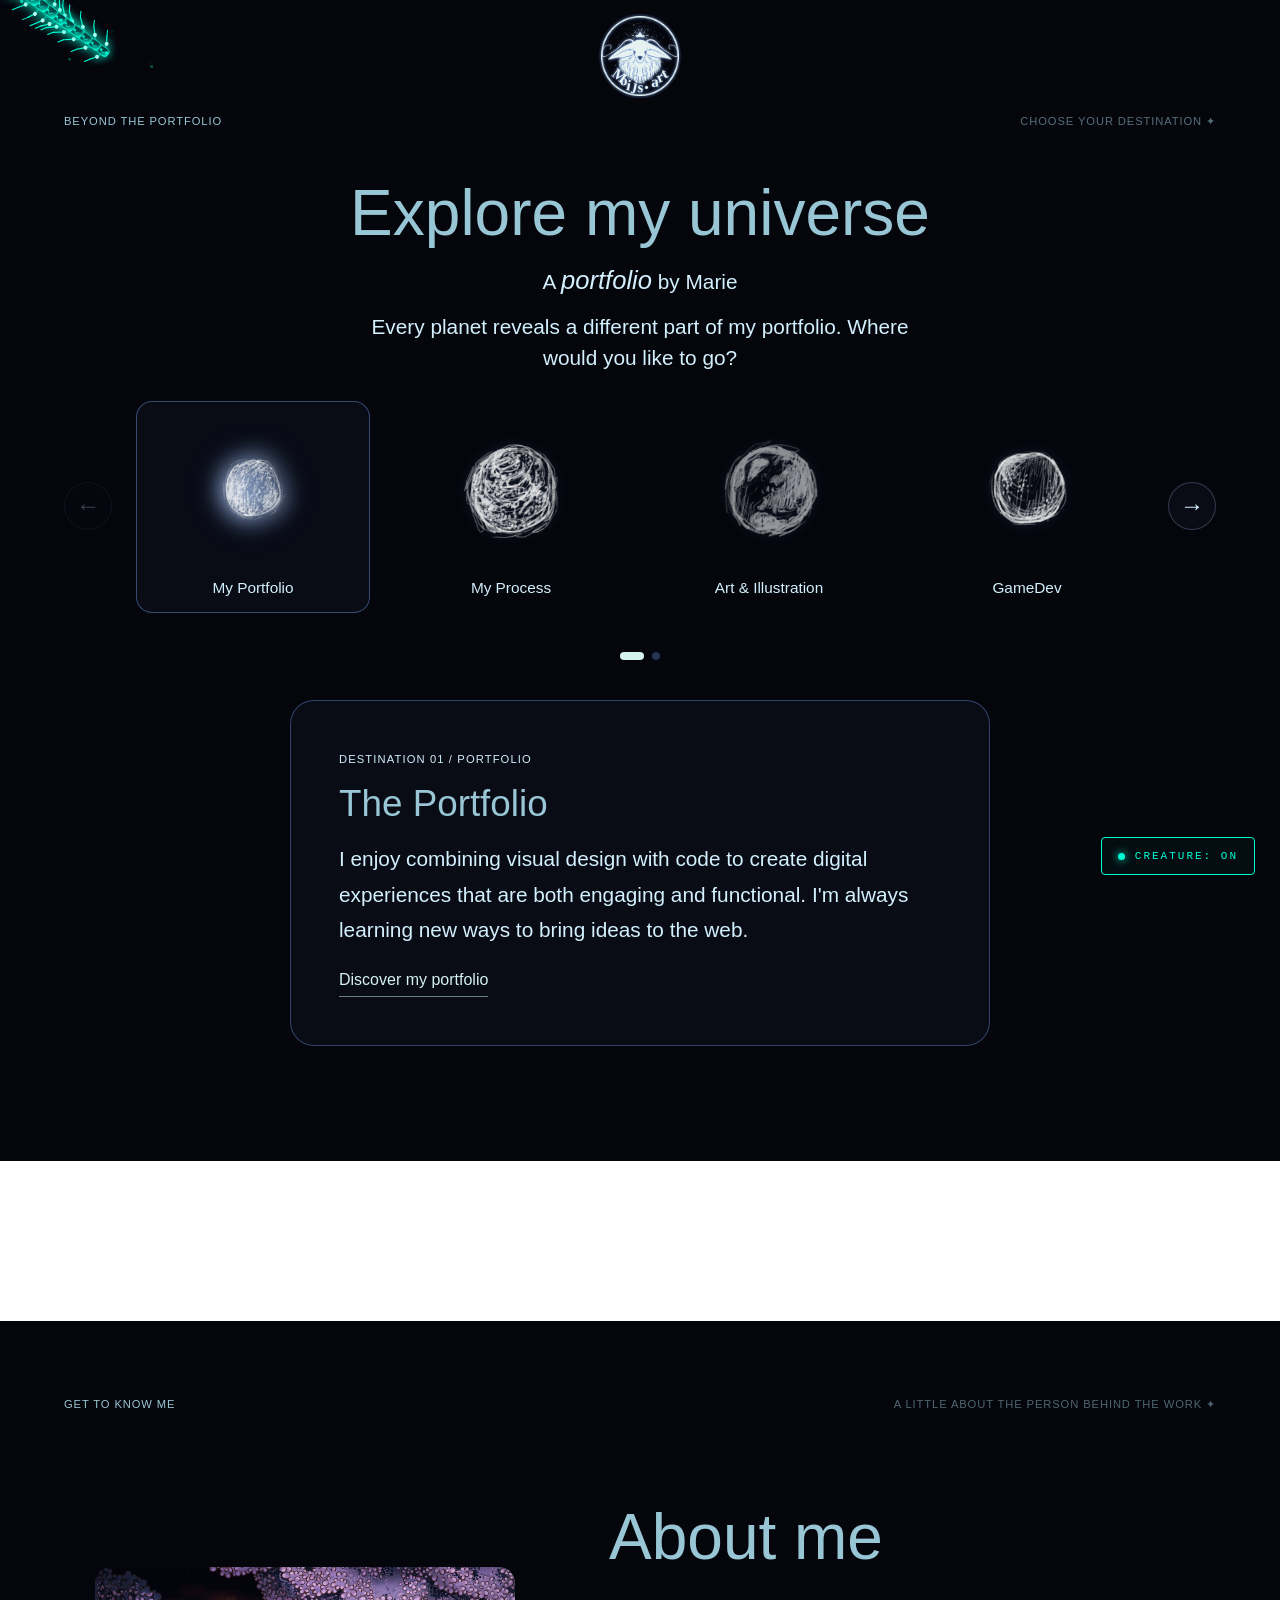
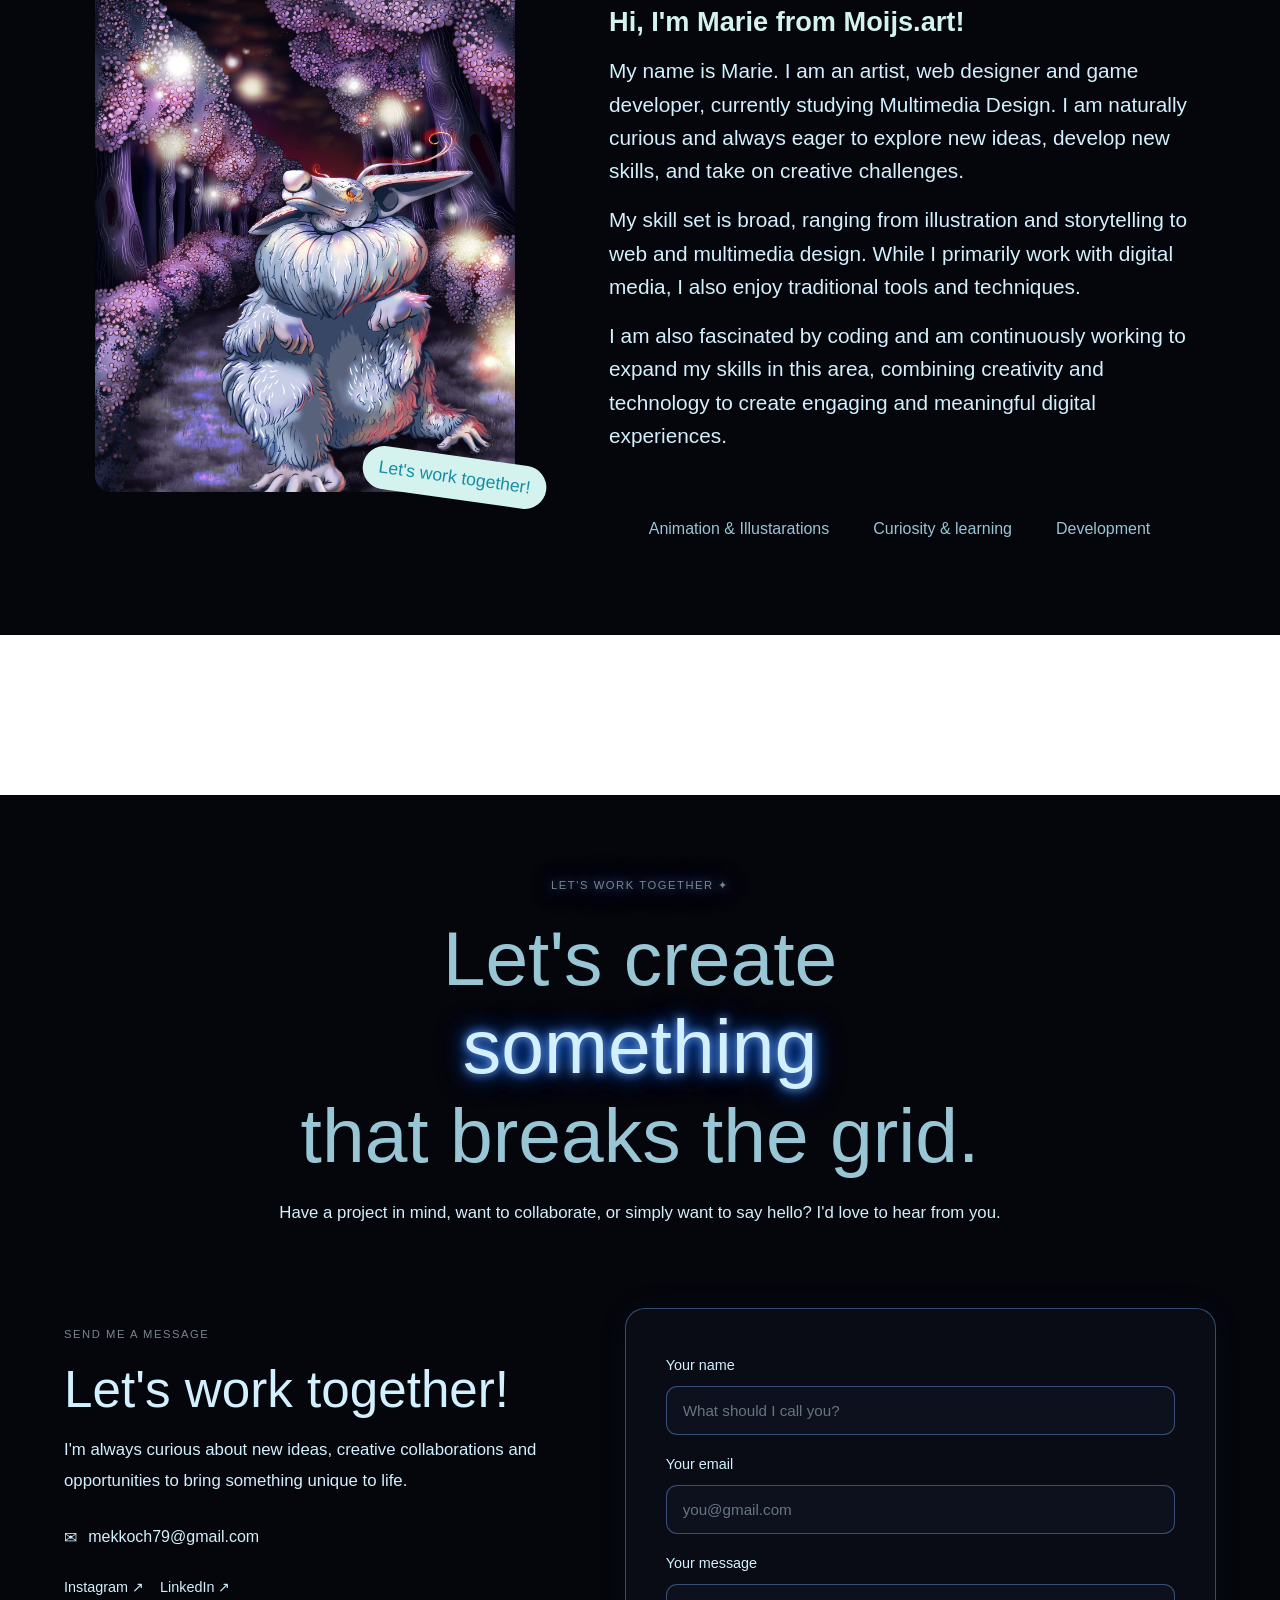
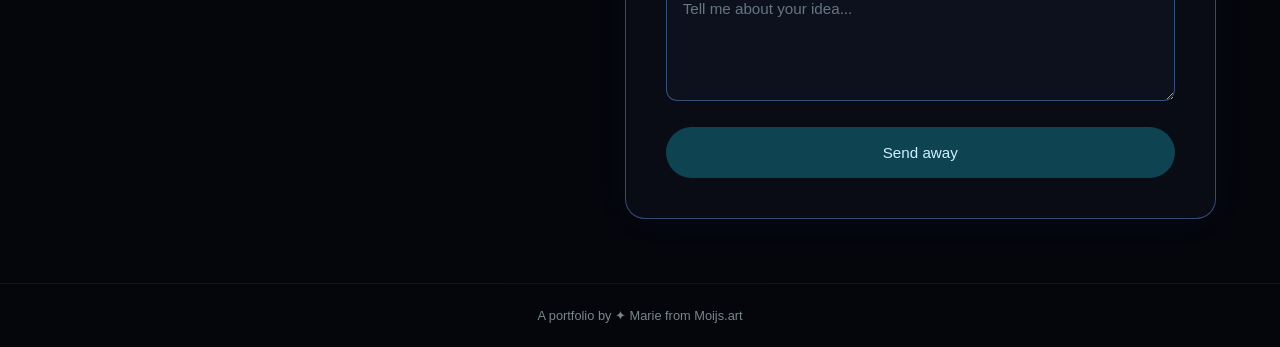
<file: index.html>
<!DOCTYPE html>
<html lang="en">

<head>
  <meta charset="UTF-8">
  <meta name="viewport" content="width=device-width, initial-scale=1.0">

  <title>Moijs.art</title>

  <link rel="icon" type="image/svg" href="assets/moijs.art%20logo%202.svg">
  <link rel="stylesheet" href="styleindex.css">
  <link rel="stylesheet" href="style.css">

</head>
<body>

<canvas id="centipede"></canvas>
<button id="toggleCentipede">
  <span class="status-dot"></span>
  <span class="toggle-label">CREATURE: ON</span>
</button>

<section class="nav">

  <button
          class="planet-button planet1"
          id="menuToggle"
          aria-label="Åbn menu"
          aria-expanded="false"
          aria-controls="navMenu"
  >
    <img src="assets/moijs.art%20logo%202.svg" alt="">
  </button>

  <nav class="nav-menu" id="navMenu" aria-hidden="true">
    <a href="index.html" class="nav-item item-1">
      <span>Home</span>
    </a>

    <a href="portfolio.html" class="nav-item item-2">
      <span>Portfolio</span>
    </a>

    <a href="#about" class="nav-item item-3">
      <span>About</span>
    </a>

    <a href="gamedev.html" class="nav-item item-4">
      <span>Art & Illustations</span>
    </a>

    <a href="#contact" class="nav-item item-5">
      <span>Contact</span>
    </a>
  </nav>
</section>

<!-- Explore my universe -->

<section class="universe" id="universe">

  <div class="universe-header">
    <span>Beyond the portfolio</span>
    <span>Choose your destination ✦</span>
  </div>

  <h2>Explore my universe</h2>

  <p class="universe-intro">A <span>portfolio</span> by Marie</p>

  <p class="universe-intro">
    Every planet reveals a different part of my portfolio.
    Where would you like to go?
  </p>

  <div class="universe-carousel">

    <button class="universe-arrow universe-prev"
            type="button"
            aria-label="Previous planets"
            disabled>
      &#8592;
    </button>

    <div class="universe-viewport">
      <div class="universe-track" id="universeTrack">

        <!-- PAGE 1 -->
        <div class="universe-page">
          <button class="universe-planet active"
                  type="button"
                  data-topic="web"
                  aria-pressed="true">
            <img src="assets/planet%20makur.svg" alt="portfolio planet">
            <span>My Portfolio</span>
          </button>

          <button class="universe-planet"
                  type="button"
                  data-topic="process"
                  aria-pressed="false">
            <img src="assets/planet%20venus.svg" alt="process planet">
            <span>My Process</span>
          </button>

          <button class="universe-planet"
                  type="button"
                  data-topic="art"
                  aria-pressed="false">
            <img src="assets/planet%20jorden.svg" alt="art planet">
            <span>Art &amp; Illustration</span>
          </button>

          <button class="universe-planet"
                  type="button"
                  data-topic="games"
                  aria-pressed="false">
            <img src="assets/planet%20mars.svg" alt="game planet">
            <span>GameDev</span>
          </button>

        </div>

        <!-- PAGE 2 -->
        <div class="universe-page">

          <button class="universe-planet"
                  type="button"
                  data-topic="about"
                  aria-pressed="false">
            <img src="assets/planet%20jupitor.svg" alt="about planet">
            <span>About Me</span>
          </button>

          <button class="universe-planet"
                  type="button"
                  data-topic="skills"
                  aria-pressed="false">
            <img src="assets/planet%20saturen.svg" alt="skills planet">
            <span>My Skills</span>
          </button>

          <button class="universe-planet"
                  type="button"
                  data-topic="experiments"
                  aria-pressed="false">
            <img src="assets/planet%20uranus.svg" alt="experiments">
            <span>Experiments</span>
          </button>

          <button class="universe-planet"
                  type="button"
                  data-topic="contact"
                  aria-pressed="false">
            <img src="assets/plpanet%20neptune.svg" alt="contact planet">
            <span>Contact</span>
          </button>

        </div>

      </div>
    </div>

    <button class="universe-arrow universe-next"
            type="button"
            aria-label="Next planets">
      &#8594;
    </button>

  </div>

  <div class="universe-pagination" aria-label="Carousel navigation">
    <span class="universe-page-indicator active"></span>
    <span class="universe-page-indicator"></span>
  </div>

  <!-- CONTENT PANEL -->
  <div class="universe-panel" aria-live="polite" id="my_portfolio">

        <span class="universe-label" id="universeLabel">
            DESTINATION 01 / PORTFOLIO
        </span>

    <h3 id="universeTitle">The Portfolio</h3>

    <p id="universeDescription">
      I enjoy combining visual design with code to create
      digital experiences that are both engaging and functional.
      I'm always learning new ways to bring ideas to the web.
    </p>

    <a href="portfolio.html"
       class="universe-link"
       id="universeLink">
      Discover my portfolio
    </a>

  </div>
</section>

<!-- About Me -->

<section class="about-me" id="about">

  <div class="about-header">
    <span>Get to know me</span>
    <span class="about-subtitle">A little about the person behind the work ✦</span>
  </div>

  <div class="about-content">

    <div class="about-image" id="aboutImage">

      <img
              src="assets/møjs%201.jpg"
              alt="Me"
              class="about-photo"
      >

      <span class="image-caption">Let's work together!</span>

    </div>

    <div class="about-text">
      <h2>About me</h2>

      <h3>Hi, I'm Marie from Moijs.art!</h3>

      <p>
        My name is Marie. I am an artist, web designer and game developer,
        currently studying Multimedia Design.
        I am naturally curious and always eager to explore new ideas,
        develop new skills, and take on creative challenges.
      </p>

      <p>
        My skill set is broad, ranging from illustration and storytelling to web
        and multimedia design.
        While I primarily work with digital media,
        I also enjoy traditional tools and techniques.
      </p>

      <p>
        I am also fascinated by coding and am continuously working to expand my skills
        in this area, combining creativity and technology to create engaging
        and meaningful digital experiences.
      </p>

      <div class="about-facts">
        <div class="about-fact">
          <p>Animation & Illustarations</p>
        </div>

        <div class="about-fact">
          <p>Curiosity & learning</p>
        </div>

        <div class="about-fact">
          <p>Development</p>
        </div>
      </div>

    </div>
  </div>

</section>


<section class="contact-section" id="contact">



  <div class="contact-container">

    <header class="contact-header">
            <span class="contact-eyebrow">
                LET'S WORK TOGETHER ✦
            </span>

      <h2>
        Let's create
        <span>
            something
        </span>
        that breaks the grid.
      </h2>

      <p>
        Have a project in mind, want to collaborate,
        or simply want to say hello?
        I'd love to hear from you.
      </p>
    </header>

    <div class="contact-layout">

      <div class="contact-info">
                <span class="contact-small-title">
                    SEND ME A MESSAGE
                </span>

        <h3>Let's work together!</h3>

        <p>
          I'm always curious about new ideas,
          creative collaborations and opportunities
          to bring something unique to life.
        </p>

        <a class="contact-email"
           href="mailto:YOUR-EMAIL@example.com">
          <span>✉</span>
          mekkoch79@gmail.com
        </a>

        <div class="contact-socials">
          <!-- Replace # with your actual profile URLs -->
          <a href="https://www.instagram.com/moijs.art/" target="_blank"
             rel="noopener noreferrer">Instagram ↗</a>

          <a href="#" target="_blank"
             rel="noopener noreferrer">LinkedIn ↗</a>
        </div>
      </div>

      <form class="contact-form"
            action="https://formspree.io/f/YOUR_FORM_ID"
            method="POST">

        <label for="contact-name">Your name</label>
        <input
                id="contact-name"
                type="text"
                name="name"
                placeholder="What should I call you?"
                autocomplete="name"
                required>

        <label for="contact-email">Your email</label>
        <input
                id="contact-email"
                type="email"
                name="email"
                placeholder="you@gmail.com"
                autocomplete="email"
                required>

        <label for="contact-message">Your message</label>
        <textarea
                id="contact-message"
                name="message"
                rows="5"
                placeholder="Tell me about your idea..."
                required></textarea>

        <button type="submit">
          <span class="contact-stars" aria-hidden="true"></span>
          <span class="text_send">Send away</span>
        </button>
      </form>
    </div>

    <footer class="contact-footer">
      A portfolio by ✦ Marie from Moijs.art
    </footer>

  </div>
</section>


<script src="scriptindex.js"></script>
<script src="script.js"></script>
</body>
</html>
</file>
<file: styleindex.css>
:root{
    --body_text: #d2f0fd;
    --light_bluegren:#d4f3ee;
    --light_green: rgb(152, 198, 213);
    --blue_ish: #178da3;
    --green_ich: #76b2bd;
    --deep_dark: #05050c;


}
* {
    margin: 0;
    padding: 0;
    box-sizing: border-box;
}


body {
    background-image: url('assets/cutie.svg');
    background-repeat: no-repeat;   /* Undgå at billedet gentager sig */
    background-size: cover;         /* Får billedet til at fylde hele skærmen */
    background-position: center;    /* Centrerer billedet */
    background-attachment: fixed;   /* Gør at billedet ikke scroller med siden */
}




/*.screen {*/
/*    position: fixed;*/
/*    inset: 0;*/
/*    width: 100%;*/
/*    height: 100vh;*/

/*    background-image: url("assets/cutie.svg");*/
/*    background-size: cover;*/
/*    background-position: center;*/
/*    background-repeat: no-repeat;*/

/*    z-index: -1;*/
/*}*/
/*.stars {*/
/*    position: absolute;*/

/*    inset: 0;*/

/*    z-index: 5;*/

/*    pointer-events: none;*/
/*}*/

/* Stjernerne i baggrunden */
/*.background-star {*/
/*    position: absolute;*/
/*    width: 0.2rem;*/
/*    height: 0.2rem;*/
/*    background: white;*/
/*    border-radius: 50%;*/

/*    opacity: 0.65;*/
/*    box-shadow: 0 0 0.4rem white;*/

/*    pointer-events: none;*/

/*    animation: twinkle 4s ease-in-out infinite alternate;*/
/*}*/

/*!* Blinkende effekt, for the starts*!*/
/*@keyframes twinkle {*/
/*    0% {*/
/*        opacity: 0.2;*/
/*        scale: 0.7;*/
/*        box-shadow: 0 0 0.2rem white;*/
/*    }*/

/*    100% {*/
/*        opacity: 1;*/
/*        scale: 1.3;*/
/*        box-shadow:*/
/*                0 0 0.5rem white,*/
/*                0 0 0.7rem #77adff,*/
/*                0 0 1rem #6724ff;*/
/*    }*/
/*}*/

/*.star-1 {*/
/*    top: 10%;*/
/*    left: 8%;*/
/*    animation-duration: 2.2s;*/
/*}*/

/*.star-2 {*/
/*    top: 18%;*/
/*    left: 28%;*/
/*    animation-duration: 3.5s;*/
/*    animation-delay: 0.8s;*/
/*}*/

/*.star-3 {*/
/*    top: 15%;*/
/*    left: 65%;*/
/*    animation-duration: 2.8s;*/
/*    animation-delay: 1.4s;*/
/*}*/

/*.star-4 {*/
/*    top: 35%;*/
/*    left: 88%;*/
/*    animation-duration: 4s;*/
/*    animation-delay: 0.5s;*/
/*}*/

/*.star-5 {*/
/*    top: 68%;*/
/*    left: 8%;*/
/*    animation-duration: 3s;*/
/*    animation-delay: 1.8s;*/
/*}*/

/*.star-6 {*/
/*    top: 82%;*/
/*    left: 25%;*/
/*    animation-duration: 2.5s;*/
/*    animation-delay: 0.3s;*/
/*}*/

/*.star-7 {*/
/*    top: 75%;*/
/*    left: 68%;*/
/*    animation-duration: 3.8s;*/
/*    animation-delay: 1.1s;*/
/*}*/

/*.star-8 {*/
/*    top: 60%;*/
/*    left: 92%;*/
/*    animation-duration: 2.7s;*/
/*    animation-delay: 2s;*/
/*}*/

.planet-button {

    border: none;
    background: transparent;
    cursor: pointer;

    color: var(--light_bluegren);

    pointer-events: auto;

    filter: drop-shadow(0 0 0.1rem rgb(119, 173, 255));

    transition: scale 0.25s ease;
}

.planet-button img {
    position: absolute;

    width: 100%;
    height: 100%;
    object-fit: contain;

    z-index: 1;
    pointer-events: none;

    transition:
            filter 0.3s ease,
            transform 0.3s ease;
}

.planet-button:hover img {
    filter:
            drop-shadow(0 0 0.7rem rgb(234, 240, 248))
            drop-shadow(0 0 0.8rem rgb(119, 173, 255));
}

/* Navigationen bliver fast under scroll */
.nav {
    position: fixed;
    top: 1rem;
    left: 50%;
    transform: translateX(-50%);
    width: 5rem;
    height: 5rem;
    z-index: 1000;
}

/* Logo */
.nav .planet1 {
    position: relative;
    top: auto;
    left: auto;
    transform: none;

    width: 5rem;
    height: 5rem;
    z-index: 10;
    pointer-events: auto;
}

/* Halvcirklen under logoet */
.nav-menu {
    --radius: 145px;

    position: absolute;
    top: -0.5rem;
    left: 50%;

    width: calc(var(--radius) * 2);
    height: var(--radius);

    transform: translateX(-50%) scale(0.8);
    transform-origin: top center;

    opacity: 0;
    visibility: hidden;
    pointer-events: none;

    transition:
            opacity 0.3s ease,
            transform 0.3s ease,
            visibility 0.3s ease;
}

/* Åben menu */
.nav-menu.open {
    opacity: 1;
    visibility: visible;
    pointer-events: auto;
    transform: translateX(-50%) scale(1);
}

/* Menupunkter */
.nav-item {
    position: absolute;

    display: flex;
    justify-content: center;
    align-items: center;

    width: 4.5rem;
    height: 4.5rem;

    color: var(--body_text);
    font-family: Tahoma, sans-serif;
    font-size: 0.8rem;
    text-decoration: none;
    text-align: center;

    background: var(--blue_ish);
    border: 1px solid var(--deep_dark);
    border-radius: 50%;

    box-shadow: 0 0 0.8rem var(--blue_ish);

    transition:
            background 0.25s ease,
            box-shadow 0.25s ease,
            color 0.25s ease,
            scale 0.25s ease;
}

.nav-item:hover {
    color: var(--light_bluegren);
    background: var(--deep_dark);
    box-shadow: 0 0 1.2rem var(--light_bluegren);
}

/* cirklernes(nav) position langs halvcirkel */
.item-1 {
    left: 0;
    top: 10%;
}

.item-2 {
    left: 13%;
    top: 5rem;
}

.item-3 {
    left: 50%;
    top: 6.5rem;
    transform: translateX(-50%);
}

.item-4 {
    right: 13%;
    top: 5rem;
}

.item-5 {
    right: 0;
    top: 10%;
}

/* Seks planeter i en cirkel - planet 1 blev min nav/logo*/
.planet1 {
    position: fixed;
    top: 1rem;
    left: 50%;

    transform: translateX(-50%);

    width: 5rem;
    height: 5rem;

    z-index: 1000;

    display: flex;
    justify-content: center;
    align-items: center;

    pointer-events: auto;
}


/* Aboue me, sektionen */
.about-me {
    position: relative;
    z-index: 3;

    width: 100%;
    padding: clamp(2rem, 6vw, 5rem) 5vw;

    background: var(--deep_dark);
    color: var(--light_green);

    margin-top: 10rem;
}
.about-header {
    display: flex;
    justify-content: space-between;
    align-items: center;
    flex-wrap: wrap;
    gap: 0.5rem;

    margin-bottom: clamp(3rem, 7vw, 6rem);

    font-family: Arial, sans-serif;
    font-size: 0.7rem;
    text-transform: uppercase;
    letter-spacing: 0.08em;
}
.about-subtitle {
    opacity: 0.5;
}
.about-content {
    display: grid;
    grid-template-columns: minmax(0, 0.85fr) minmax(0, 1.15fr);
    align-items: center;
    gap: clamp(2rem, 7vw, 7rem);

    max-width: 1100px;
    margin: 0 auto;
}
/* Billede */
.about-image {
    position: relative;
    width: 100%;
    max-width: 420px;
    justify-self: center;
}
.about-image img {
    display: block;
    width: 100%;
    aspect-ratio: 4 / 5;
    object-fit: cover;

    border-radius: 1rem;

}
.image-caption {
    position: absolute;
    right: -2rem;
    bottom: -0.5rem;
    padding: 0.7rem 1rem;
    color: var(--blue_ish);
    background: var(--light_bluegren);
    border-radius: 2rem;
    font-family: Arial, sans-serif;
    font-size: 1.1rem;
    transform: rotate(8deg);
}

.about-text h2 {
    margin-bottom: 2rem;

    font-size: clamp(2.5rem, 5vw, 4.5rem);
    font-weight: normal;
    font-family: Arial, sans-serif;
}
.about-text h2 span {
    display: inline-block;
    margin-left: 0.5rem;
    color: var(--light_bluegren);
    font-size: 0.5em;
    vertical-align: top;
}
.about-text h3 {
    margin-bottom: 1rem;

    color: var(--light_bluegren);
    font-family: Tahoma, sans-serif;
    font-size: clamp(1.2rem, 2.5vw, 1.7rem);
}
/* < betyder derekte underordnede child af */
.about-text p {
    margin-top: 1rem;
    color: var(--body_text);
    font-size: clamp(1rem, 2vw, 1.3rem);
    line-height: 1.6;

    font-family: Tahoma, sans-serif;
}
/* facts about me, the more u know...*/
.about-facts {
    display: flex;
    justify-content: center;
    align-items: center;
    gap: 0.75rem;

    margin-top: 2rem;

}
.about-fact {
    display: flex;
    padding: 1rem;
}
.about-fact p {
    color: var(--light_green);
    font-family: Arial, sans-serif;
    font-size: 1rem;
}

/* Univers delen. Its my hero! i just fuc*ed it up LOL*/
.universe {
    position: relative;
    z-index: 3;

    padding: clamp(4rem, 9vw, 8rem) 5vw;
    overflow: hidden;

    background: var(--deep_dark);

    color: var(--light_green);
    text-align: center;
}

.universe-header {
    display: flex;
    justify-content: space-between;

    font-family: Arial, sans-serif;
    font-size: 0.7rem;
    text-transform: uppercase;
    letter-spacing: 0.08em;
}

.universe-header span:last-child {
    opacity: 0.55;
}

.universe h2 {
    margin-top: 3rem;

    font-family: Tahoma, sans-serif;
    font-size: clamp(2rem, 5vw, 4rem);
    font-weight: normal;
}

.universe-intro {
    max-width: 36rem;
    margin: 0.7rem auto;

    color: var(--body_text);
    font-family: Arial, sans-serif;
    font-size: clamp(1rem, 2vw, 1.3rem);
    line-height: 1.5;
}
.universe-intro span{
    font-family: Arial, sans-serif;
    font-style: italic;
    font-size: clamp(1.1rem, 2.1vw, 1.6rem);
}

/* Planeterne i hero*/

.universe-carousel {
    display: flex;
    align-items: center;
    gap: clamp(0.25rem, 2vw, 1.5rem);

    margin: 0 auto 1.5rem;
}

.universe-page {
    display: grid;
    grid-template-columns: repeat(4, minmax(0, 1fr));
    align-items: start;
    flex: 0 0 100%;
    gap: clamp(0.4rem, 2vw, 1.5rem);
    min-width: 0;
    padding: 1rem 0;
    box-sizing: border-box;
}

/* Planet buttons, se more*/

.universe-planet {
    display: flex;
    flex-direction: column;
    align-items: center;
    justify-content: flex-start;
    gap: 0.8rem;

    width: 100%;
    min-width: 0;
    padding: 0.6rem 0.25rem 0.9rem;

    color: var(--body_text);
    font-family: Tahoma, sans-serif;
    font-size: clamp(0.7rem, 1.2vw, 1rem);

    background: transparent;
    border: 1px solid transparent;
    border-radius: 1rem;

    cursor: pointer;

    transition:
            transform 0.3s ease,
            color 0.3s ease,
            border-color 0.3s ease,
            background-color 0.3s ease;
}

.universe-planet img {
    display: block;
    width: 100%;
    max-width: 155px;
    aspect-ratio: 1;
    object-fit: contain;

    filter: drop-shadow(
            0 0 0.4rem rgba(119, 173, 255, 0.2)
    );

    transition:
            filter 0.3s ease,
            transform 0.3s ease;
}

.universe-planet:hover {
    transform: translateY(-6px);
    color: var(--body_text);
}

.universe-planet:hover img,
.universe-planet.active img {
    filter:
            drop-shadow(0 0 0.7rem rgb(234, 240, 248))
            drop-shadow(0 0 0.8rem rgb(119, 173, 255));
}

.universe-planet.active {
    color: var(--body_text);
    background: rgba(119, 173, 255, 0.04);
    border-color: rgba(119, 173, 255, 0.4);
}

.universe-planet:focus-visible,
.universe-arrow:focus-visible {
    outline: 2px solid var(--light_bluegren);
    outline-offset: 4px;
}

/* Carousel arrows, tydelighed i at man kan se mere*/

.universe-arrow {
    display: grid;
    place-items: center;
    flex: 0 0 auto;

    width: clamp(2.2rem, 4vw, 3rem);
    height: clamp(2.2rem, 4vw, 3rem);

    color: var(--body_text);
    font-size: 1.5rem;

    background: rgba(119, 173, 255, 0.04);
    border: 1px solid rgba(140, 137, 183, 0.35);
    border-radius: 50%;

    cursor: pointer;
    transition:
            background-color 0.25s ease,
            transform 0.25s ease,
            opacity 0.25s ease;
}

.universe-arrow:hover:not(:disabled) {
    background: var(--green_ich);
    transform: scale(1.08);
}

.universe-arrow:disabled {
    opacity: 0.25;
    cursor: default;
}

/* Pagination dots , viser at der er flere sider*/

.universe-pagination {
    display: flex;
    justify-content: center;
    gap: 0.55rem;
    margin: 0 auto 2.5rem;
}

.universe-page-indicator {
    width: 0.5rem;
    height: 0.5rem;
    border-radius: 50px;
    background: rgba(119, 173, 255, 0.28);

    transition:
            width 0.3s ease,
            background-color 0.3s ease;
}

.universe-page-indicator.active {
    width: 1.5rem;
    background: var(--light_bluegren);
}
.universe-viewport {
    overflow: hidden;
}

.universe-track {
    display: flex;
    width: 100%;

    transform: translateX(0);
    transition:
            transform 0.85s cubic-bezier(0.22, 1, 0.36, 1);

    will-change: transform;
}

.universe-page {
    flex: 0 0 100%;
    min-width: 0;
}

/* Planets */

.universe-planet {
    opacity: 1;
    transform: scale(1);

    transition:
            transform 0.45s cubic-bezier(0.22, 1, 0.36, 1),
            opacity 0.45s ease,
            filter 0.45s ease;
}

.universe-planet img {
    transition:
            transform 0.55s cubic-bezier(0.22, 1, 0.36, 1),
            filter 0.4s ease;
}

/* Hover effect */

.universe-planet:hover img {
    transform: scale(1.08) rotate(-4deg);
}

/* Selected planet */

.universe-planet.active img {
    filter:
            drop-shadow(0 0 0.7rem rgb(234, 240, 248))
            drop-shadow(0 0 0.8rem rgb(119, 173, 255));
}

/* Indholdet, der skifter (panelet)*/

.universe-panel {
    max-width: 700px;
    margin: 0 auto;
    padding: clamp(1.5rem, 5vw, 3rem);

    text-align: left;

    background: rgba(119, 173, 255, 0.04);
    border: 1px solid rgba(119, 173, 255, 0.35);
    border-radius: 1.5rem;

}

.universe-label {
    color: var(--body_text);
    font-family: Arial, sans-serif;
    font-size: 0.7rem;
    letter-spacing: 0.1em;
}

.universe-panel h3 {
    margin: 1rem 0;

    color: var(--light_green);
    font-family: Tahoma, sans-serif;
    font-size: clamp(1.5rem, 3vw, 2.3rem);
    font-weight: normal;
}

.universe-panel p {
    max-width: 55ch;

    color: var(--body_text);
    font-family: Arial, sans-serif;
    font-size: clamp(1rem, 2vw, 1.3rem);
    line-height: 1.7;
}

.universe-link {
    display: inline-flex;
    align-items: center;
    gap: 0.6rem;

    margin-top: 1.5rem;
    padding-bottom: 0.4rem;

    color: var(--light_bluegren);
    font-family: Tahoma, sans-serif;
    text-decoration: none;

    border-bottom: 1px solid rgba(212, 243, 238, 0.5);

    transition: gap 0.25s ease;
}

.universe-link:hover {
    gap: 1rem;
}

.universe-link:focus-visible {
    outline: 2px solid var(--light_bluegren);
    outline-offset: 5px;
}


/*kontakt me sektionen*/

.contact-section {
    position: relative;
    overflow: hidden;
    isolation: isolate;

    margin-top: 10rem;
    padding-top: 5rem;

    color: var(--body_text);
    background: var(--deep_dark);
}

/* Layout */

.contact-container {
    width: 100%;
    margin: 0 auto;
}

.contact-header {
    margin: 0 auto clamp(3rem, 7vw, 5rem);
    text-align: center;
}

.contact-eyebrow,
.contact-small-title {
    color: var(--body_text);
    opacity: 0.55;
    font-family: Arial, sans-serif;
    font-size: 0.7rem;
    letter-spacing: 0.14em;
    line-height: 1.8;
}

.contact-header h2 {
    margin: 1.2rem 0;

    color: var(--light_green);
    font-family: Tahoma, sans-serif;
    font-size: clamp(2.3rem, 6vw, 4.8rem);
    font-weight: 400;
    line-height: 1.15;
}

.contact-header span {
    display: block;
    color: var(--body_text);

    text-shadow:
            0 0 10px #7ca8f1,
            0 0 20px rgb(0, 103, 255),
            0 0 30px #01245a;
}

.contact-header p {
    margin: 0 auto;

    color: var(--body_text);
    font-family: Arial, sans-serif;
    font-size: 1.05rem;
    line-height: 1.8;
}

.contact-layout {
    display: grid;
    margin: clamp(3px, 5vw, 4rem);
    grid-template-columns: minmax(0, 0.9fr) minmax(0, 1.1fr);
    gap: clamp(2rem, 6vw, 5rem);
    align-items: start;
}

/* Kontaktinformation */

.contact-info {
    padding-top: 1rem;
}

.contact-info h3 {
    margin: 1rem 0;

    color: var(--body_text);
    font-family: Tahoma, sans-serif;
    font-size: clamp(2rem, 4vw, 3.2rem);
    font-weight: 400;
}

.contact-info > p {
    margin-bottom: 2rem;

    color: var(--body_text);
    font-family: Tahoma, sans-serif;
    font-size: 1.05rem;
    line-height: 1.8;
}

.contact-email {
    display: inline-flex;
    flex-wrap: wrap;
    align-items: center;
    gap: 0.7rem;

    color: var(--body_text);
    font-family: Tahoma, sans-serif;
    text-decoration: none;
    overflow-wrap: anywhere;

    transition: color 0.25s ease;
}

.contact-email:hover {
    color: var(--light_green);
    text-shadow: 0 0 12px rgba(149, 219, 193, 0.7);
}

.contact-socials {
    display: flex;
    flex-wrap: wrap;
    gap: 1rem;
    margin-top: 2rem;
}

.contact-socials a {
    color: var(--body_text);
    font-family: Tahoma, sans-serif;
    font-size: 0.9rem;
    text-decoration: none;

    transition:
            color 0.25s ease,
            transform 0.25s ease;
}

.contact-socials a:hover {
    color: var(--light_green);
    transform: translateY(-2px);
}

/* Formular */

.contact-form {
    display: flex;
    flex-direction: column;
    gap: 0.8rem;

    padding: clamp(1.2rem, 4vw, 2.5rem);

    background: rgba(119, 173, 255, 0.04);
    border: 1px solid rgba(119, 173, 255, 0.4);
    border-radius: 1.25rem;

    box-shadow: 0 0 35px rgba(23, 141, 163, 0.06);
}

.contact-form label {
    margin-top: 0.5rem;

    color: var(--body_text);
    font-family: Tahoma, sans-serif;
    font-size: 0.9rem;
}

.contact-form input,
.contact-form textarea {
    width: 100%;
    padding: 0.95rem 1rem;

    color: var(--body_text);
    font-family: Tahoma, sans-serif;
    font-size: 0.95rem;

    background: rgba(119, 173, 255, 0.04);
    border: 1px solid rgba(119, 173, 255, 0.4);
    border-radius: 0.7rem;

    outline: none;

    transition:
            border-color 0.25s ease,
            box-shadow 0.25s ease;
}

.contact-form textarea {
    resize: vertical;
}

.contact-form input::placeholder,
.contact-form textarea::placeholder {
    color: rgba(210, 240, 253, 0.45);
}

.contact-form input:focus,
.contact-form textarea:focus {
    border-color: var(--body_text);
    background: rgba(119, 173, 255, 0.17);
}

.contact-form button {
    display: flex;
    align-items: center;
    justify-content: center;
    gap: 0.8rem;

    position: relative;
    isolation: isolate;
    overflow: hidden;

    margin-top: 0.8rem;
    padding: 1rem 1.2rem;

    color: var(--body_text);
    font-family: Tahoma, sans-serif;
    font-size: 0.95rem;

    background-color: rgba(23, 141, 163, 0.43);
    border: 1px solid transparent;
    border-radius: 50px;

    cursor: pointer;

    transition:
            background 0.25s ease,
            box-shadow 0.25s ease,
            transform 0.25s ease;
}


/* Hold tekst og ikon over stjernerne */
.contact-button-content {
    position: relative;
    z-index: 2;
    pointer-events: none;
}

/* Laget med stjerner */
.contact-stars {
    position: absolute;
    inset: 0;
    z-index: 1;
    overflow: hidden;
    pointer-events: none;
    opacity: 0;
    transition: opacity 0.3s ease;
}

.contact-form button:hover .contact-stars {
    opacity: 1;
    background-color: var(--deep_dark);
}
.text_send{
    color: var(--body_text);
    z-index: 10;
}


/* Hver enkelt stjerne */
.contact-star {
    position: absolute;
    display: block;
    width: 3px;
    height: 3px;
    border-radius: 50%;

    background: #d4f3ee;
    box-shadow:
            0 0 4px #d4f3ee,
            0 0 8px #78baff,
            0 0 12px #178da3;

    pointer-events: none;
    will-change: transform, opacity;
}

.contact-star:nth-child(3n) {
    width: 2px;
    height: 2px;
    background: #95dbc1;
}

.contact-star:nth-child(4n) {
    width: 4px;
    height: 4px;
    background: #ffffff;
    box-shadow:
            0 0 5px #ffffff,
            0 0 10px #78baff;
}



.contact-form button:focus-visible,
.contact-socials a:focus-visible,
.contact-email:focus-visible {
    outline: 2px solid var(--body_text);
    outline-offset: 4px;
}

/* Footer */

.contact-footer {
    margin-top: 3rem;
    margin-bottom: 1.5rem;
    padding-top: 1.5rem;

    color: var(--light_bluegren);
    opacity: 0.55;
    font-family: Arial, sans-serif;
    font-size: 0.8rem;
    text-align: center;

    border-top: 1px solid rgba(119, 173, 255, 0.15);
}

/* Responsiv tilpasning på mobil*/
@media (max-width: 600px) {
    .circle-wrapper {
        width: 80vw;
    }

    .nav-menu {
        --radius: 115px;
    }

    .nav-item {
        width: 3.6rem;
        height: 3.6rem;
        font-size: 0.68rem;
    }

    .item-1,
    .item-5 {
        top: 0.6rem;
    }

    .item-2,
    .item-4 {
        top: 4rem;
    }

    .item-3 {
        top: 5.7rem;
    }

    .universe-header{
        display: none;
    }

    .hero-title {
        font-size: clamp(1.5rem, 10vw, 3.5rem);
    }


    .about-me {
        padding: 2rem 1.25rem 4rem;
    }

    .about-header {
        margin-bottom: 3rem;
    }

    .about-content {
        grid-template-columns: 1fr;
        gap: 3rem;
    }

    .about-image {
        width: 75%;
        max-width: 300px;
    }

    .image-caption {
        right: -3.5rem;
    }

    .about-text h2 {
        margin-bottom: 1.5rem;
    }

    .about-facts {
        gap: 0.5rem;
    }
    .about-fact span {

        justify-content: start;
    }
    /*hero*/

    .universe-header {
        font-size: 0.75rem;
    }
    .universe-carousel {
        gap: 0.4rem;
    }
    .universe-page {
        grid-template-columns: repeat(2, minmax(0, 1fr));
        gap: 0.75rem;
        padding: 0.5rem 0;
    }
    .universe-planet {
        font-size: 0.85rem;
        padding: 0.5rem 0.25rem;
    }
    .universe-planet img {
        max-width: 120px;
    }

    .contact-section {
        padding-inline: 6vw;
    }

    .contact-layout {
        grid-template-columns: 1fr;
        gap: 2.5rem;
    }

    .contact-header h2 {
        font-size: clamp(2.2rem, 10vw, 3.5rem);
    }

    .contact-form {
        padding: 1.2rem;
    }

}

@media (prefers-reduced-motion: reduce) {
    .universe-track,
    .universe-planet,
    .universe-planet img {
        transition: none !important;
    }
    .universe-arrow,
    .universe-page-indicator {
        transition: none;
    }
    .galaxy-star {
        animation-duration: 1ms !important;
    }

    .contact-stars span {
        animation: none;
        opacity: 0.6;
    }

    .contact-stars {
        transition: none;
    }
    .contact-email,
    .contact-socials a,
    .contact-form input,
    .contact-form textarea,
    .contact-form button {
        transition: none;
    }

}


html::-webkit-scrollbar {
    width: 16px;
}

html::-webkit-scrollbar-track {
    background: var(--deep_dark);
}

html::-webkit-scrollbar-thumb {
    background: var(--body_text);
    border: 4px solid var(--body_text);
    border-radius: 20px;
}

html::-webkit-scrollbar-thumb:hover {
    background: var(--deep_dark);
}
</file>
<file: style.css>
* {
    margin: 0;
    padding: 0;
    box-sizing: border-box;
}


#centipede {
    position: fixed;
    inset: 0;
    width: 100%;
    height: 100%;
    pointer-events: none;
    z-index: 9999;
}

#toggleCentipede {
    position: fixed;
    bottom: 25px;
    right: 25px;
    z-index: 10000;

    display: flex;
    align-items: center;
    gap: 10px;

    padding: 12px 16px;

    background: rgba(5, 15, 18, 0.9);
    border: 1px solid #00ffd5;
    border-radius: 4px;

    color: #00ffd5;
    font-family: monospace;
    font-size: 11px;
    letter-spacing: 2px;

    cursor: pointer;
    transition: 0.3s ease;
}

#toggleCentipede:hover {
    background: #00ffd5;
    color: #061214;
    box-shadow: 0 0 20px rgba(0,255,213,0.4);
}

.status-dot {
    width: 7px;
    height: 7px;
    border-radius: 50%;
    background: #00ffd5;
    box-shadow: 0 0 8px #00ffd5;
}

#toggleCentipede.off {
    border-color: #657477;
    color: #657477;
}

#toggleCentipede.off .status-dot {
    background: #657477;
    box-shadow: none;
}
</file>
